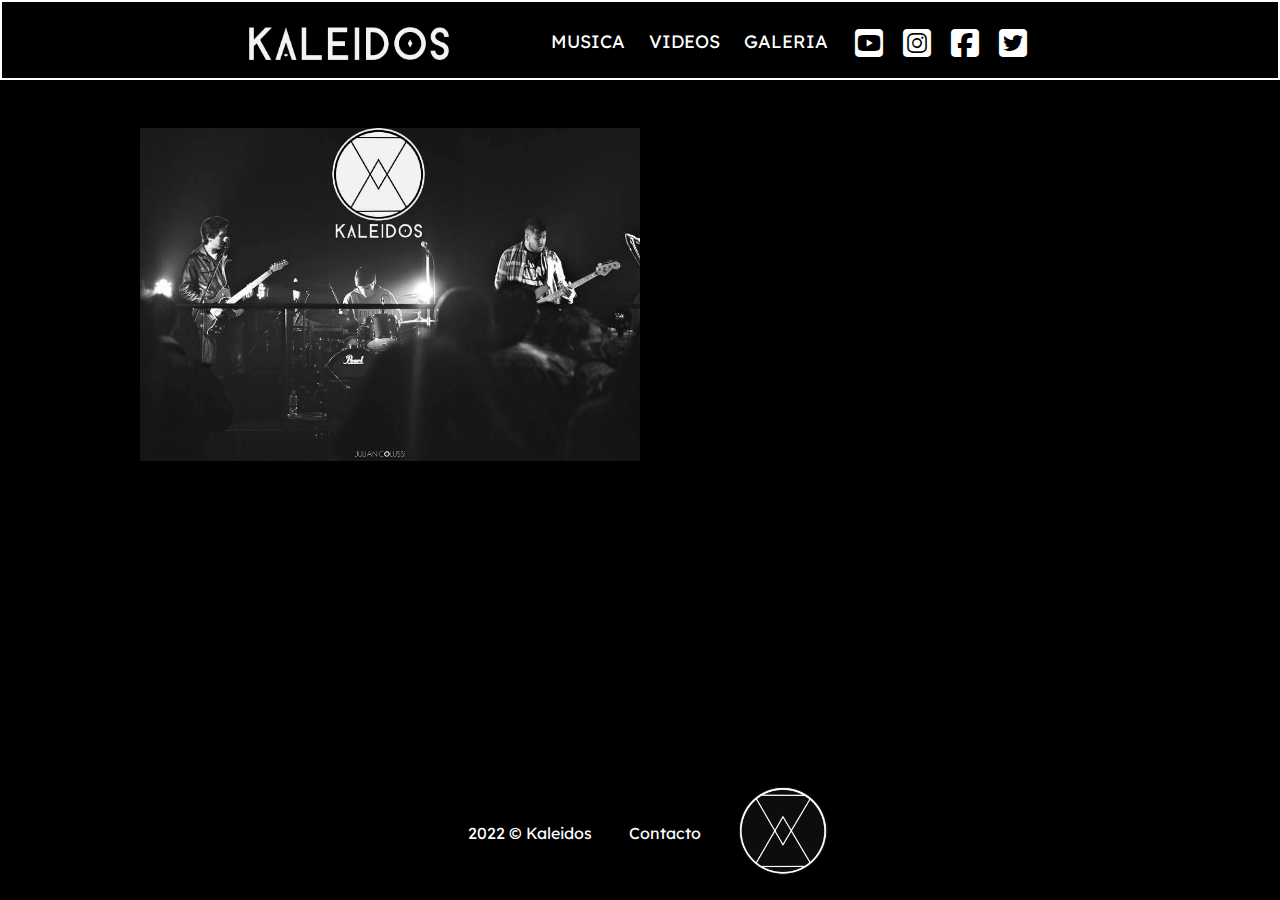
<file: index.html>
<!DOCTYPE html>
<html lang="en">
<head>
    <meta charset="UTF-8">
    <meta http-equiv="X-UA-Compatible" content="IE=edge">
    <meta name="viewport" content="width=device-width, initial-scale=1.0">
    <link rel="stylesheet" href="all.css">
    <link rel="stylesheet" href="https://cdnjs.cloudflare.com/ajax/libs/font-awesome/6.2.0/css/all.min.css">
    <link rel="stylesheet" href="https://fonts.googleapis.com/css?family=Lexend">
    
    <script defer src="index.js"></script>
    <title>Kaleidos Official Website</title>
</head>
<body>
    <div class="header"><header>
        <nav class="nav">
            <div class="logo_name"><img  src="Logo_nombre.png" alt="logo"></div>
            <button class="nav-toggle">
                <i class="fa-solid fa-bars"></i>
            </button>
            <ul class="nav-menu nav-menu_visible">
                <li class="nav-menu-item"><a href="#" class="nav-menu-link nav-link">Musica</a></li>
                <li class="nav-menu-item"><a href="#" class="nav-menu-link nav-link">Videos</a></li>
                <li class="nav-menu-item"><a href="#" class="nav-menu-link nav-link">Galeria</a></li>
                <li class="nav-menu-item"> &nbsp; <a href="https://www.youtube.com/c/Kaleidosgram"><i class="fa-brands fa-square-youtube nav-link-icons"></i></a>&nbsp;
                    <a href="https://www.instagram.com/kaleidosgram/?__coig_restricted=1"><i class="fa-brands fa-square-instagram nav-link-icons"></i></a>&nbsp;
                    <a href="https://www.facebook.com/kaleidosgram"><i class="fa-brands fa-square-facebook nav-link-icons"></i></a>&nbsp;
                    <a href="https://twitter.com/kaleidosgram"><i class="fa-brands fa-square-twitter nav-link-icons"></i></a>&nbsp;&nbsp;</li>
            </ul>  </nav>
    </div>
    <div class="middle">
        <img class="picture" src="Foto_main.jpg" alt="Foto_main" width="500px"> 
        <iframe class="iframe" style="border-radius:12px" src="https://open.spotify.com/embed/playlist/56MOab7jxYkNZIxlVpAAeB?utm_source=generator&theme=0" width="500px" height="330" frameBorder="0" allowfullscreen="" allow="autoplay; clipboard-write; encrypted-media; fullscreen; picture-in-picture" loading="lazy"></iframe>
    </div>


        <footer class="footer">
            <li>2022 © Kaleidos</li>
            <li><a href="contacto.html">Contacto</a></li>
            <li><img src='Logo_pie.png' alt='logo_pie' width=90px height=90px></li>
        </footer>
    </div>
</body>
</html>
</file>
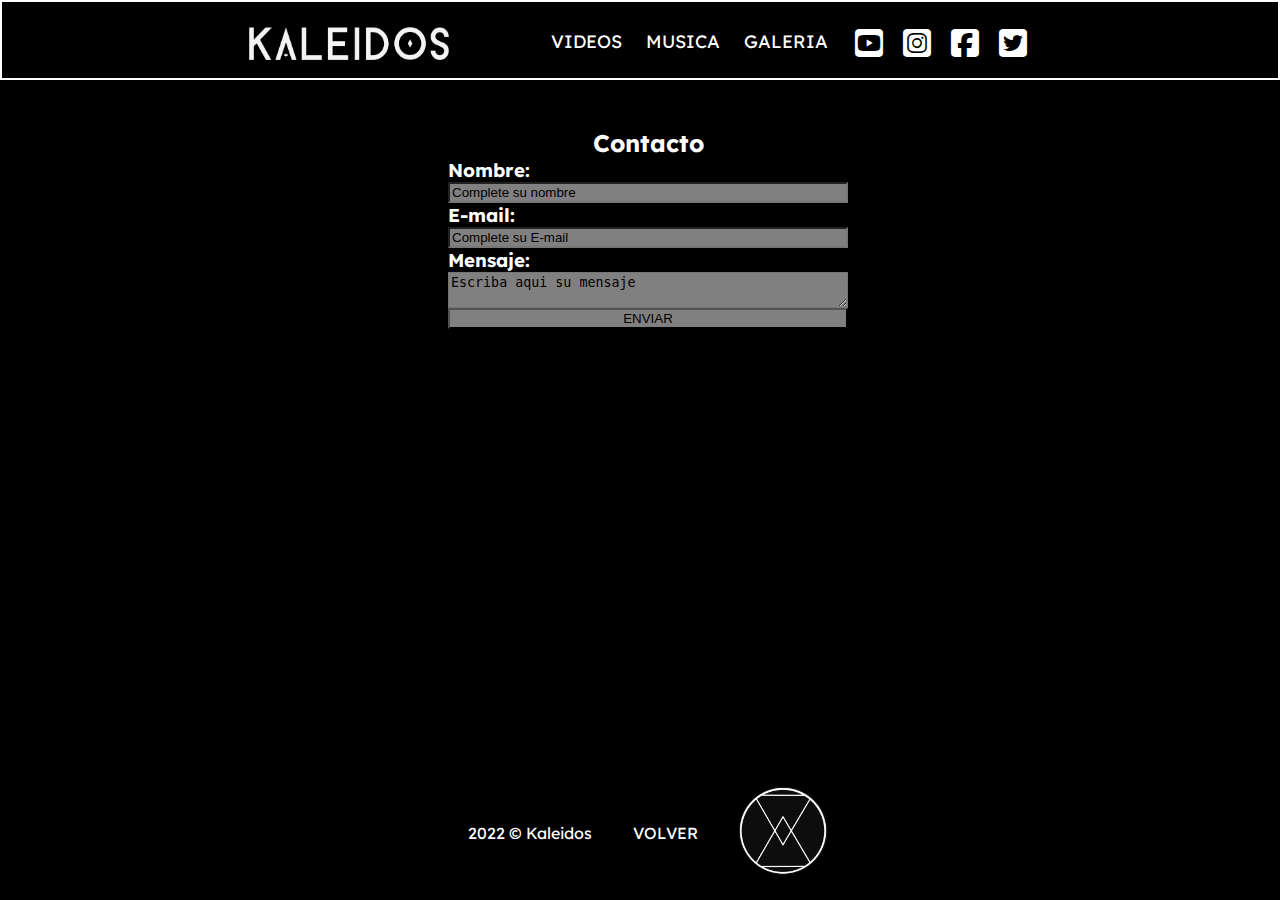
<file: contacto.html>
<!DOCTYPE html>
<html lang="en">
<head>
    <meta charset="UTF-8">
    <meta http-equiv="X-UA-Compatible" content="IE=edge">
    <link href="https://cdn.jsdelivr.net/npm/bootstrap@5.2.3/dist/css/bootstrap.min.css" rel="stylesheet" integrity="sha384-rbsA2VBKQhggwzxH7pPCaAqO46MgnOM80zW1RWuH61DGLwZJEdK2Kadq2F9CUG65" crossorigin="anonymous">
    <meta name="viewport" content="width=device-width, initial-scale=1.0">
    <link rel="stylesheet" href="all.css">
    <link rel="stylesheet" href="https://cdnjs.cloudflare.com/ajax/libs/font-awesome/6.2.0/css/all.min.css">
    <link rel="stylesheet" href="https://fonts.googleapis.com/css?family=Lexend">
    <link rel="shortcut icon" href="Logo_pie.png">
    <script defer src="index.js"></script>
    <title>Kaleidos Official Website</title>
</head>
<body>
    <div class="header"><header>
        <nav class="nav">
            <div class="logo_name"><img  src="Logo_nombre.png" alt="logo"></div>
            <button class="nav-toggle">
                <i class="fa-solid fa-bars"></i>
            </button>
            <ul class="nav-menu nav-menu_visible">
                <li class="nav-menu-item"><a href="videos.html" class="nav-menu-link nav-link">Videos</a></li>
                <li class="nav-menu-item"><a href="musica.html" class="nav-menu-link nav-link">Musica</a></li>
                <li class="nav-menu-item"><a href="galeria.html" class="nav-menu-link nav-link">Galeria</a></li>
                <li class="nav-menu-item"> &nbsp; <a href="https://www.youtube.com/c/Kaleidosgram"><i class="fa-brands fa-square-youtube nav-link-icons"></i></a>&nbsp;
                    <a href="https://www.instagram.com/kaleidosgram/?__coig_restricted=1"><i class="fa-brands fa-square-instagram nav-link-icons"></i></a>&nbsp;
                    <a href="https://www.facebook.com/kaleidosgram"><i class="fa-brands fa-square-facebook nav-link-icons"></i></a>&nbsp;
                    <a href="https://twitter.com/kaleidosgram"><i class="fa-brands fa-square-twitter nav-link-icons"></i></a>&nbsp;&nbsp;</li>
            </ul>  </nav>
    </div>
    
    <form action="">
        <h2 class="formtitle">Contacto</h2>
        <h3>Nombre:</h3>
        <input type="text" name="Nombre" placeholder="Complete su nombre">
        <h3>E-mail:</h3>
        <input type="text" name="E-mail" placeholder="Complete su E-mail">
        <h3>Mensaje:</h3>
        <textarea name="Mensaje" placeholder="Escriba aqui su mensaje"></textarea>  
        <input type="button" value="ENVIAR" id="boton">
    </form>

        <div class="footer">
            <li>2022 © Kaleidos</li>
            <li><a href="index.html">VOLVER</a></li>
            <li><img src='Logo_pie.png' alt='logo_pie' width=90px height=90px></li>
        </div>
        <script src="https://cdn.jsdelivr.net/npm/@popperjs/core@2.11.6/dist/umd/popper.min.js" integrity="sha384-oBqDVmMz9ATKxIep9tiCxS/Z9fNfEXiDAYTujMAeBAsjFuCZSmKbSSUnQlmh/jp3" crossorigin="anonymous"></script>
        <script src="https://cdn.jsdelivr.net/npm/bootstrap@5.2.3/dist/js/bootstrap.min.js" integrity="sha384-cuYeSxntonz0PPNlHhBs68uyIAVpIIOZZ5JqeqvYYIcEL727kskC66kF92t6Xl2V" crossorigin="anonymous"></script>
</body>
</html>
</file>
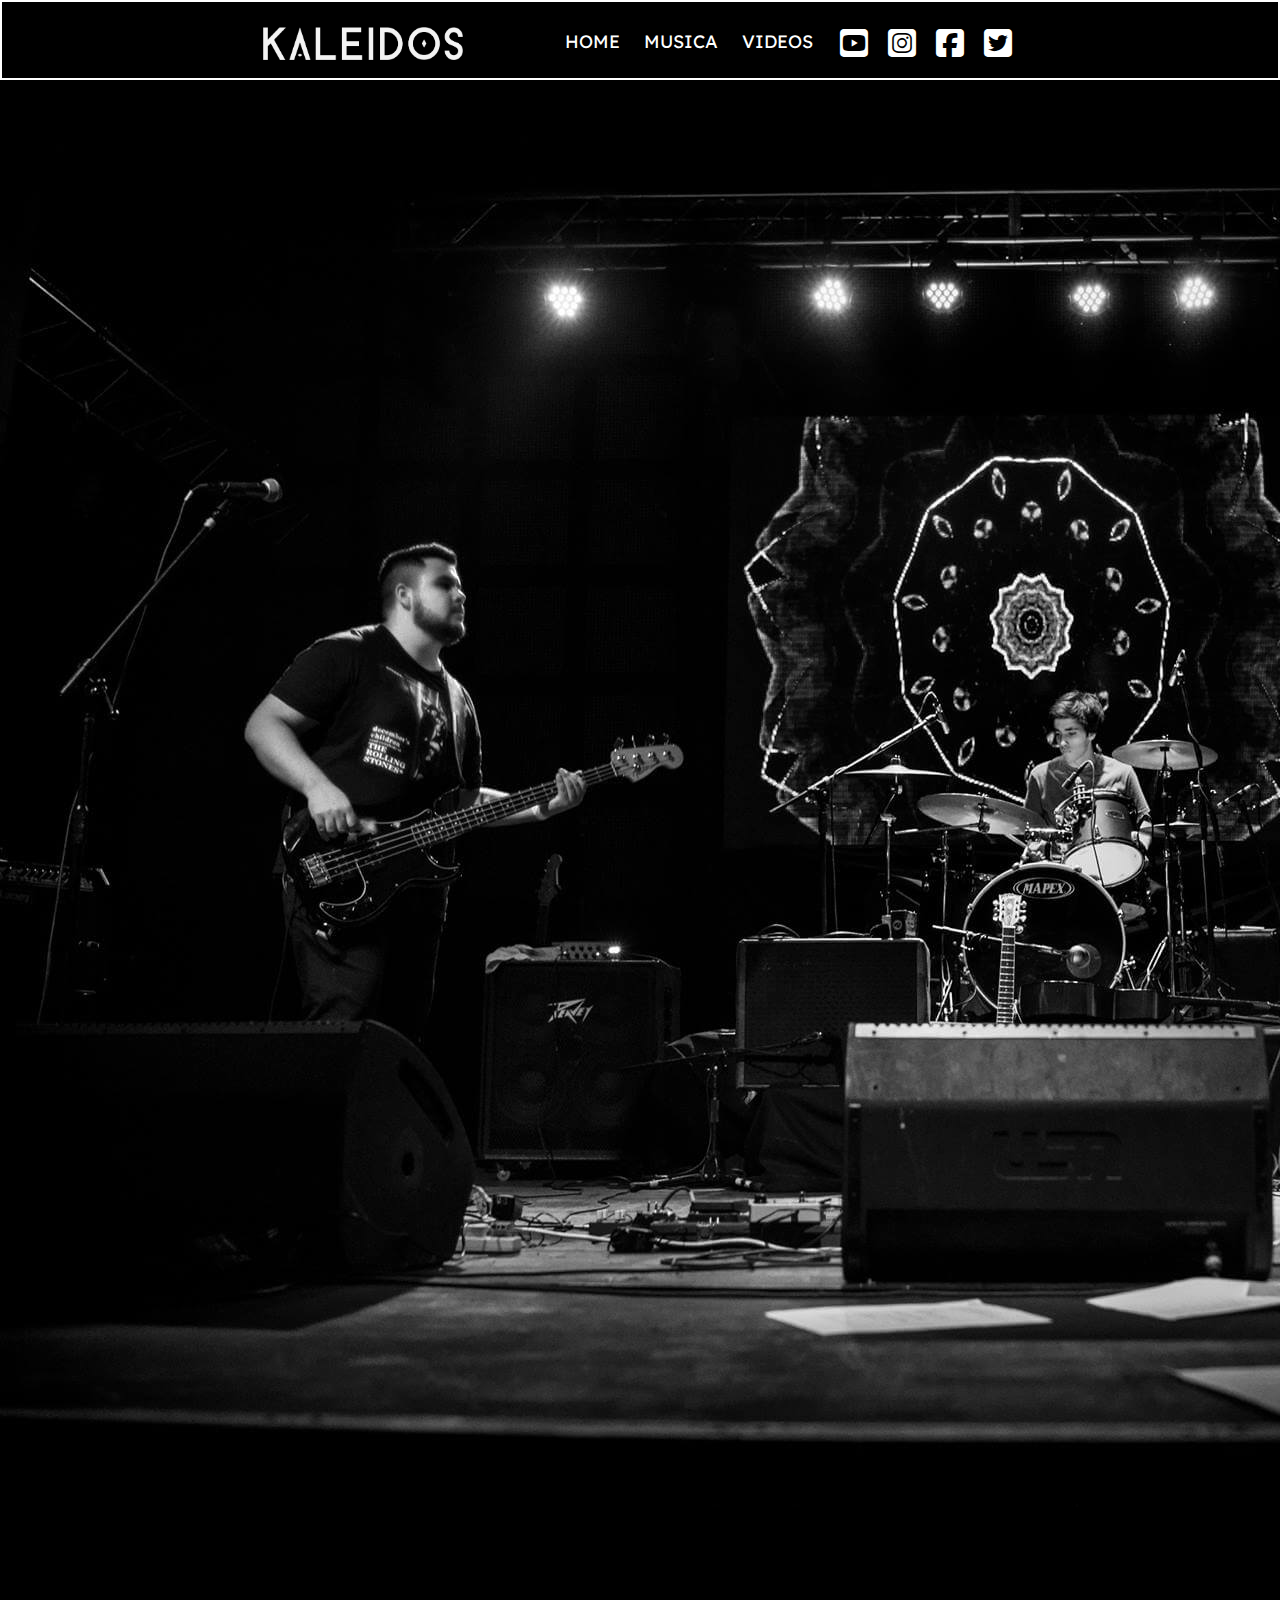
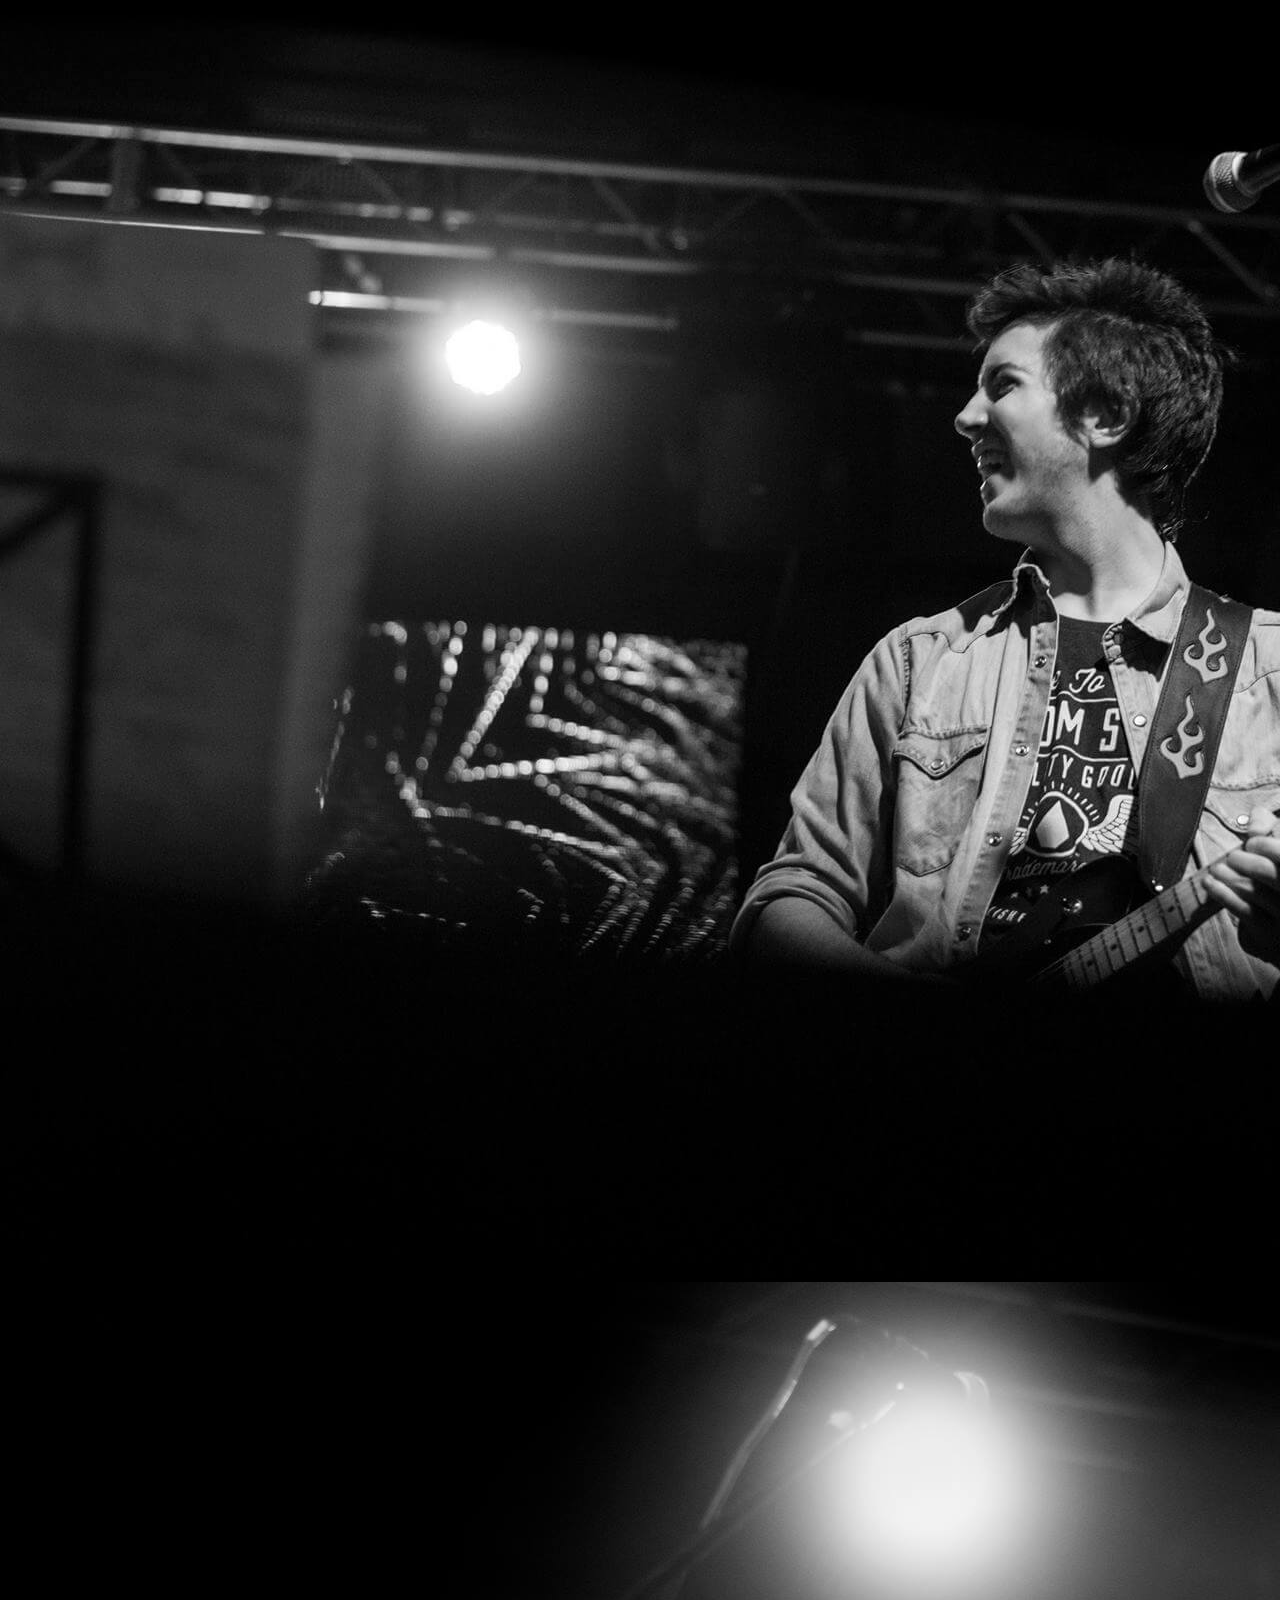
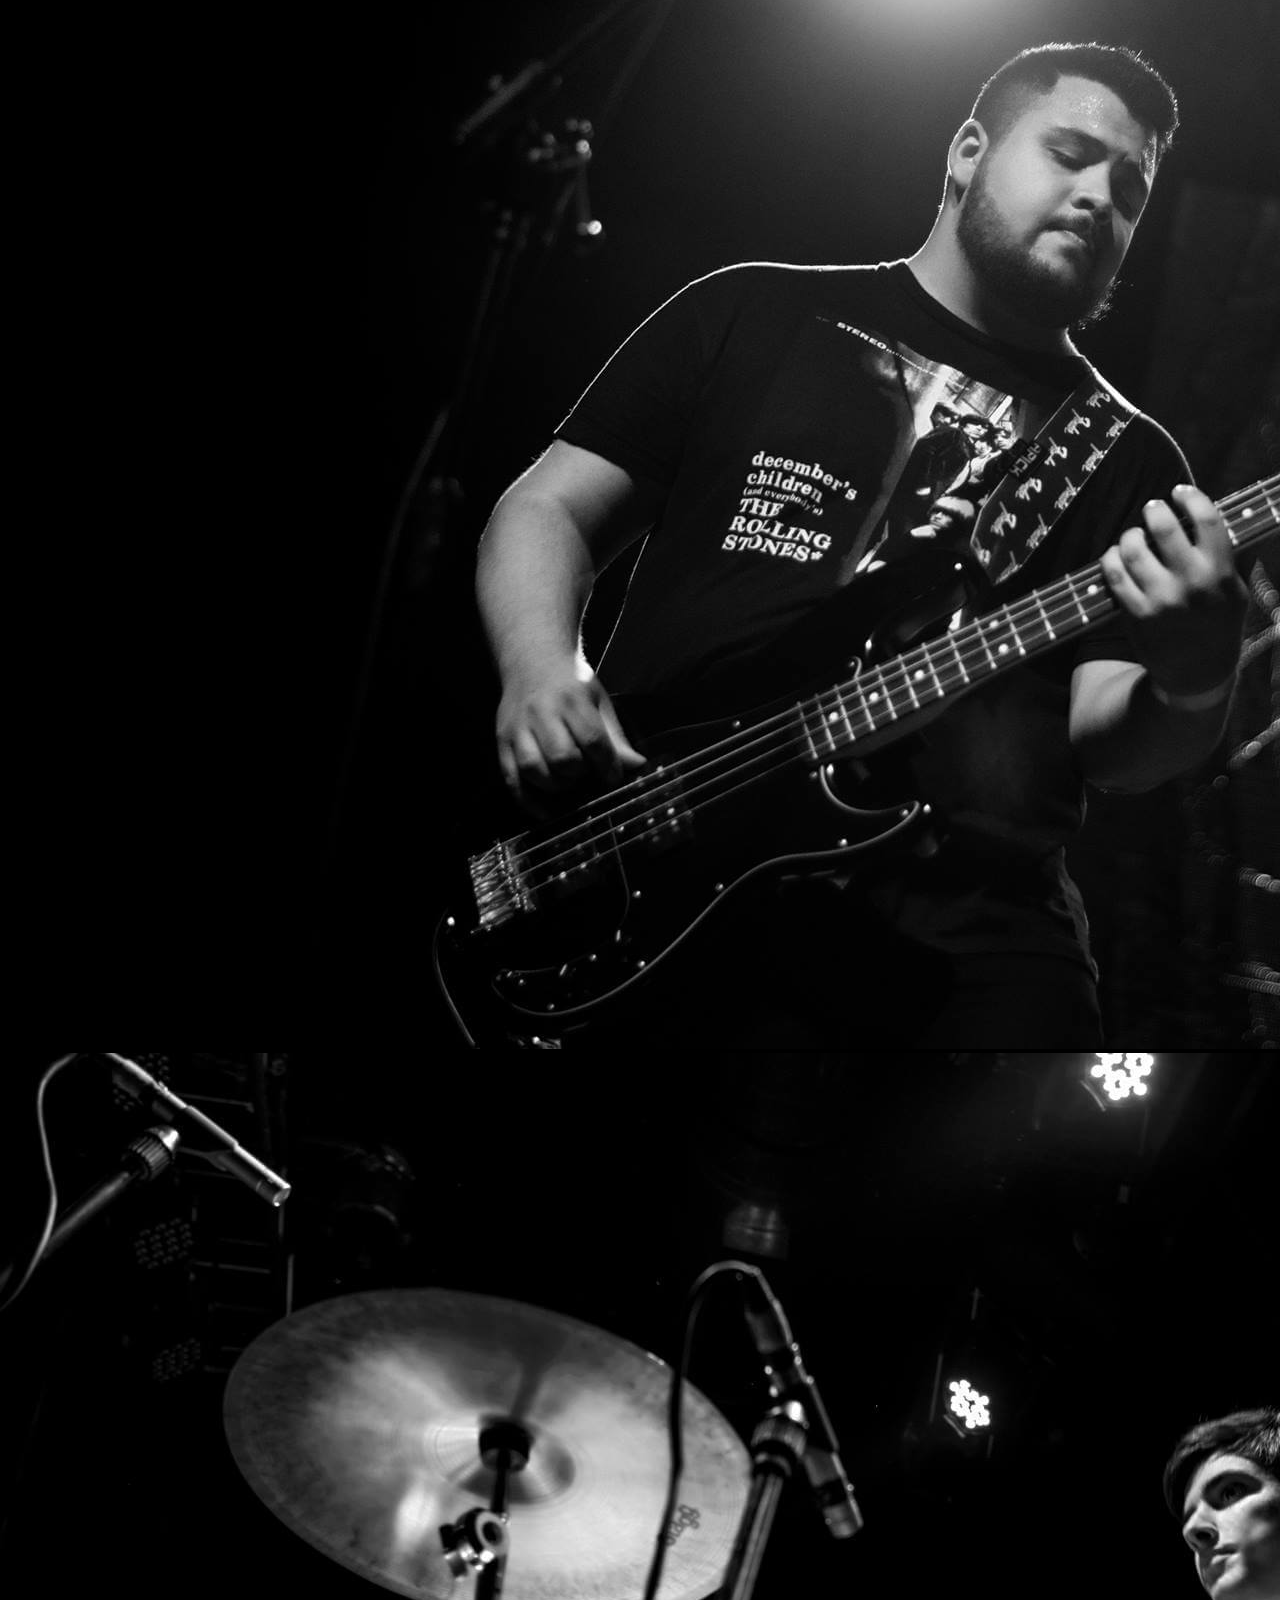
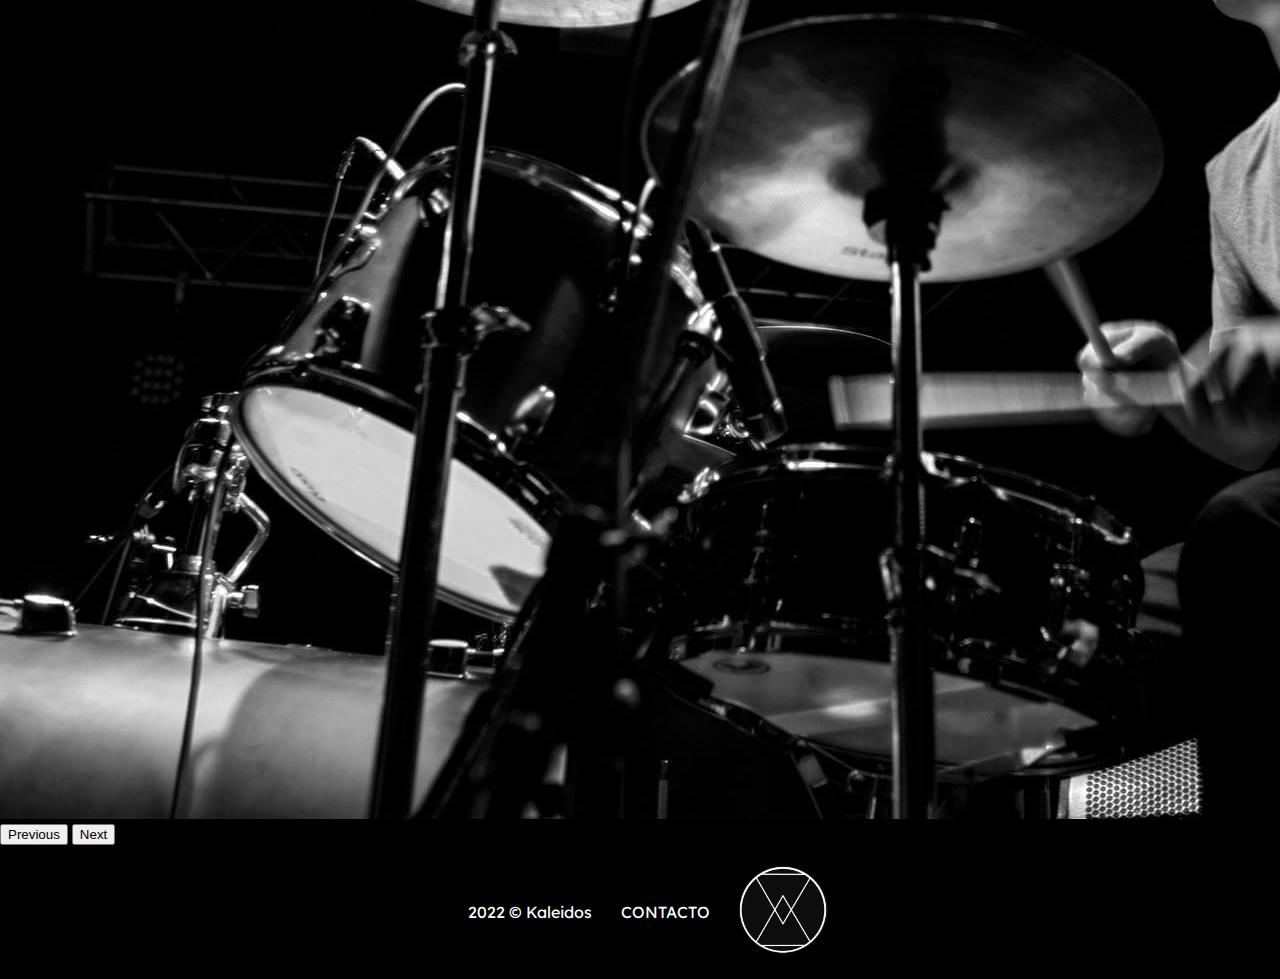
<file: galeria.html>
<!DOCTYPE html>
<html lang="en">
<head>
    <meta charset="UTF-8">
    <meta http-equiv="X-UA-Compatible" content="IE=edge">
    <link href="https://cdn.jsdelivr.net/npm/bootstrap@5.2.3/dist/css/bootstrap.min.css" rel="stylesheet" integrity="sha384-rbsA2VBKQhggwzxH7pPCaAqO46MgnOM80zW1RWuH61DGLwZJEdK2Kadq2F9CUG65" crossorigin="anonymous">
    <meta name="viewport" content="width=device-width, initial-scale=1.0">
    <link rel="stylesheet" href="all.css">
    <link rel="stylesheet" href="https://cdnjs.cloudflare.com/ajax/libs/font-awesome/6.2.0/css/all.min.css">
    <link rel="stylesheet" href="https://fonts.googleapis.com/css?family=Lexend">
    <link rel="shortcut icon" href="Logo_pie.png">
    <script defer src="index.js"></script>
    <title>Kaleidos Official Website</title>
</head>
<body>
    <div class="header"><header>
        <nav class="nav">
            <div class="logo_name"><img  src="Logo_nombre.png" alt="logo"></div>

            <ul class="nav-menu nav-menu_visible">
                <li class="nav-menu-item"><a href="index.html" class="nav-menu-link nav-link">Home</a></li>
                <li class="nav-menu-item"><a href="musica.html" class="nav-menu-link nav-link">Musica</a></li>
                <li class="nav-menu-item"><a href="videos.html" class="nav-menu-link nav-link">Videos</a></li>
                <li class="nav-menu-item"> &nbsp; <a href="https://www.youtube.com/c/Kaleidosgram"><i class="fa-brands fa-square-youtube nav-link-icons"></i></a>&nbsp;
                    <a href="https://www.instagram.com/kaleidosgram/?__coig_restricted=1"><i class="fa-brands fa-square-instagram nav-link-icons"></i></a>&nbsp;
                    <a href="https://www.facebook.com/kaleidosgram"><i class="fa-brands fa-square-facebook nav-link-icons"></i></a>&nbsp;
                    <a href="https://twitter.com/kaleidosgram"><i class="fa-brands fa-square-twitter nav-link-icons"></i></a>&nbsp;&nbsp;</li>
            </ul>  </nav>
    </div>
    <div id="carouselExampleControls" class="carousel slide" data-bs-ride="carousel">
        <div class="carousel-inner">
          <div class="carousel-item active">
            <img src="gallery1.jpg" class="d-block w-100" alt="...">
          </div>
          <div class="carousel-item">
            <img src="gallery2.jpg" class="d-block w-100" alt="...">
          </div>
          <div class="carousel-item">
            <img src="gallery3.jpg" class="d-block w-100" alt="...">
          </div>
          <div class="carousel-item">
            <img src="gallery4.jpg" class="d-block w-100" alt="...">
          </div>
        
        </div>
        <button class="carousel-control-prev" type="button" data-bs-target="#carouselExampleControls" data-bs-slide="prev">
          <span class="carousel-control-prev-icon" aria-hidden="true"></span>
          <span class="visually-hidden">Previous</span>
        </button>
        <button class="carousel-control-next" type="button" data-bs-target="#carouselExampleControls" data-bs-slide="next">
          <span class="carousel-control-next-icon" aria-hidden="true"></span>
          <span class="visually-hidden">Next</span>
        </button>
      </div>

        <div class="footer">
            <li>2022 © Kaleidos</li>
            <li><a href="contacto.html">CONTACTO</a></li>
            <li><img src='Logo_pie.png' alt='logo_pie' width=90px height=90px></li>
        </div>
        <script src="https://cdn.jsdelivr.net/npm/@popperjs/core@2.11.6/dist/umd/popper.min.js" integrity="sha384-oBqDVmMz9ATKxIep9tiCxS/Z9fNfEXiDAYTujMAeBAsjFuCZSmKbSSUnQlmh/jp3" crossorigin="anonymous"></script>
        <script src="https://cdn.jsdelivr.net/npm/bootstrap@5.2.3/dist/js/bootstrap.min.js" integrity="sha384-cuYeSxntonz0PPNlHhBs68uyIAVpIIOZZ5JqeqvYYIcEL727kskC66kF92t6Xl2V" crossorigin="anonymous"></script>
</body>
</html>
</file>
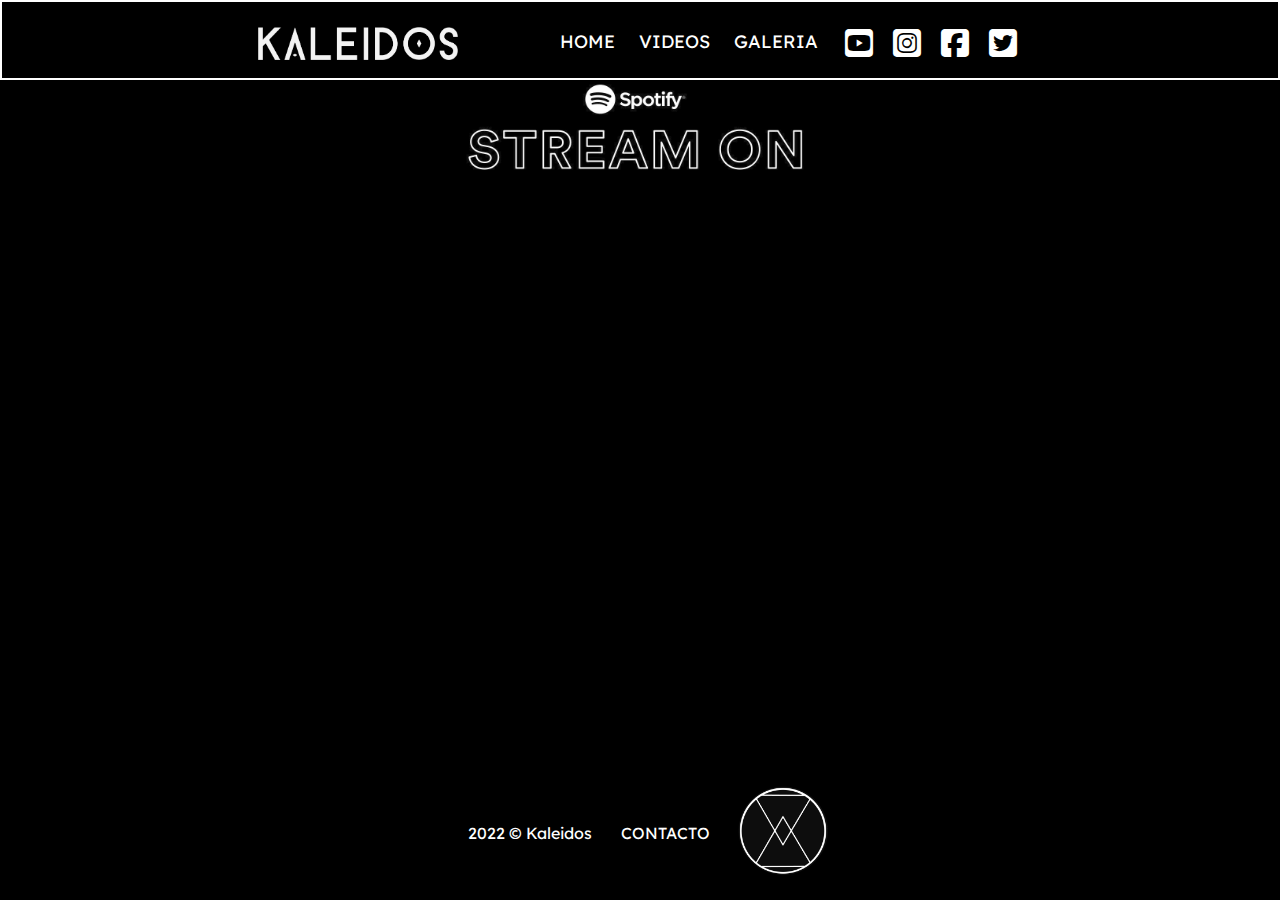
<file: musica.html>
<!DOCTYPE html>
<html lang="en">
<head>
    <meta charset="UTF-8">
    <meta http-equiv="X-UA-Compatible" content="IE=edge">
    <meta name="viewport" content="width=device-width, initial-scale=1.0">
    <link href="https://cdn.jsdelivr.net/npm/bootstrap@5.2.3/dist/css/bootstrap.min.css" rel="stylesheet" integrity="sha384-rbsA2VBKQhggwzxH7pPCaAqO46MgnOM80zW1RWuH61DGLwZJEdK2Kadq2F9CUG65" crossorigin="anonymous">
    <link rel="stylesheet" href="all.css">
    <link rel="stylesheet" href="https://cdnjs.cloudflare.com/ajax/libs/font-awesome/6.2.0/css/all.min.css">
    <link rel="stylesheet" href="https://fonts.googleapis.com/css?family=Lexend">
    <link rel="shortcut icon" href="Logo_pie.png">
    <script defer src="index.js"></script>
    <title>Kaleidos Official Website</title>
</head>
<body>
    <div class="header"><header>
        <nav class="nav">
            <div class="logo_name"><img  src="Logo_nombre.png" alt="logo"></div>
            <button class="nav-toggle">
                <i class="fa-solid fa-bars"></i>
            </button>
            <ul class="nav-menu nav-menu_visible">
                <li class="nav-menu-item"><a href="index.html" class="nav-menu-link nav-link">Home</a></li>
                <li class="nav-menu-item"><a href="videos.html" class="nav-menu-link nav-link">Videos</a></li>
                <li class="nav-menu-item"><a href="galeria.html" class="nav-menu-link nav-link">Galeria</a></li>
                <li class="nav-menu-item"> &nbsp; <a href="https://www.youtube.com/c/Kaleidosgram"><i class="fa-brands fa-square-youtube nav-link-icons"></i></a>&nbsp;
                    <a href="https://www.instagram.com/kaleidosgram/?__coig_restricted=1"><i class="fa-brands fa-square-instagram nav-link-icons"></i></a>&nbsp;
                    <a href="https://www.facebook.com/kaleidosgram"><i class="fa-brands fa-square-facebook nav-link-icons"></i></a>&nbsp;
                    <a href="https://twitter.com/kaleidosgram"><i class="fa-brands fa-square-twitter nav-link-icons"></i></a>&nbsp;&nbsp;</li>
            </ul>  </nav>
    </div>
    <div class="spotifyBanner"><img src="Spotify_Banner.png" alt="spotify_banner" width="400" height="125px" ></div>
    
    <div class="tracklistPlayer">
            <span><iframe style="border-radius:12px" src="https://open.spotify.com/embed/album/6xpMI8tVsKgdLfr9ZnbgYq?utm_source=generator" width="300" height="80" frameBorder="0" allowfullscreen="" allow="autoplay; clipboard-write; encrypted-media; fullscreen; picture-in-picture" loading="lazy"></iframe></span>
            <span><iframe style="border-radius:12px" src="https://open.spotify.com/embed/track/12B3jB4SfyJm3xETsNCpiI?utm_source=generator" width="300" height="80" frameBorder="0" allowfullscreen="" allow="autoplay; clipboard-write; encrypted-media; fullscreen; picture-in-picture" loading="lazy"></iframe></span>
            <span><iframe style="border-radius:12px" src="https://open.spotify.com/embed/track/4vdyC09acjCcWhvw593K7V?utm_source=generator" width="300" height="80" frameBorder="0" allowfullscreen="" allow="autoplay; clipboard-write; encrypted-media; fullscreen; picture-in-picture" loading="lazy"></iframe></span>
            <span><iframe style="border-radius:12px" src="https://open.spotify.com/embed/album/0LeLFVAsl7PdfrxMPvZte7?utm_source=generator" width="300" height="80" frameBorder="0" allowfullscreen="" allow="autoplay; clipboard-write; encrypted-media; fullscreen; picture-in-picture" loading="lazy"></iframe></span>
    </div>

        <footer class="footer">
            <li>2022 © Kaleidos</li>
            <li><a href="contacto.html">CONTACTO</a></li>
            <li><img src='Logo_pie.png' alt='logo_pie' width=90px height=90px></li>
        </footer>
        <script src="https://cdn.jsdelivr.net/npm/@popperjs/core@2.11.6/dist/umd/popper.min.js" integrity="sha384-oBqDVmMz9ATKxIep9tiCxS/Z9fNfEXiDAYTujMAeBAsjFuCZSmKbSSUnQlmh/jp3" crossorigin="anonymous"></script>
        <script src="https://cdn.jsdelivr.net/npm/bootstrap@5.2.3/dist/js/bootstrap.min.js" integrity="sha384-cuYeSxntonz0PPNlHhBs68uyIAVpIIOZZ5JqeqvYYIcEL727kskC66kF92t6Xl2V" crossorigin="anonymous"></script>
 
</body>
</html>
</file>
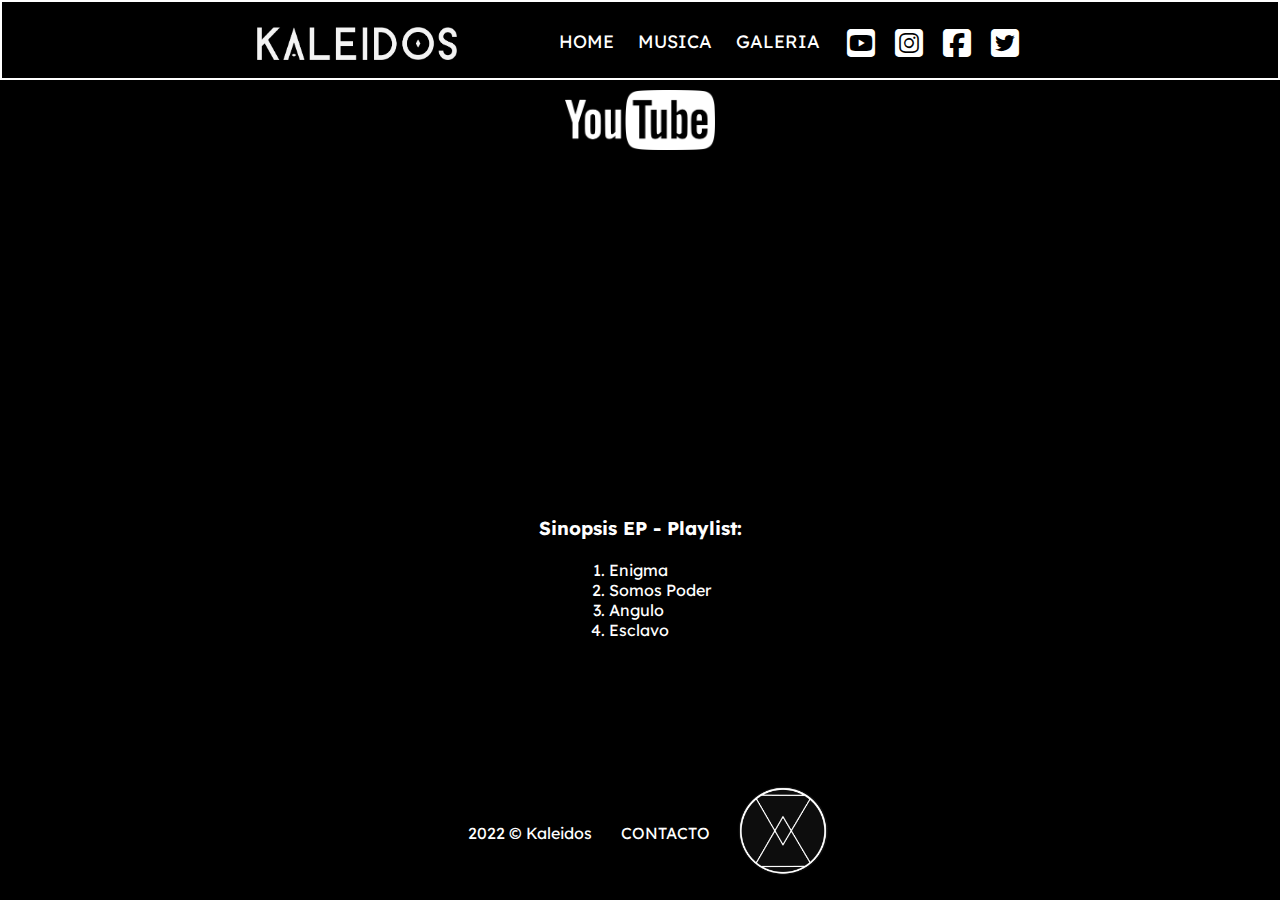
<file: videos.html>
<!DOCTYPE html>
<html lang="en">
<head>
    <meta charset="UTF-8">
    <meta http-equiv="X-UA-Compatible" content="IE=edge">
    <link href="https://cdn.jsdelivr.net/npm/bootstrap@5.2.3/dist/css/bootstrap.min.css" rel="stylesheet" integrity="sha384-rbsA2VBKQhggwzxH7pPCaAqO46MgnOM80zW1RWuH61DGLwZJEdK2Kadq2F9CUG65" crossorigin="anonymous">
    <meta name="viewport" content="width=device-width, initial-scale=1.0">
    <link rel="stylesheet" href="all.css">
    <link rel="stylesheet" href="https://cdnjs.cloudflare.com/ajax/libs/font-awesome/6.2.0/css/all.min.css">
    <link rel="stylesheet" href="https://fonts.googleapis.com/css?family=Lexend">
    <link rel="shortcut icon" href="Logo_pie.png">
    <script defer src="index.js"></script>
    <title>Kaleidos Official Website</title>
</head>
<body>
    <div class="header"><header>
        <nav class="nav">
            <div class="logo_name"><img  src="Logo_nombre.png" alt="logo"></div>
            <button class="nav-toggle">
                <i class="fa-solid fa-bars"></i>
            </button>
            <ul class="nav-menu nav-menu_visible">
                <li class="nav-menu-item"><a href="index.html" class="nav-menu-link nav-link">Home</a></li>
                <li class="nav-menu-item"><a href="musica.html" class="nav-menu-link nav-link">Musica</a></li>
                <li class="nav-menu-item"><a href="galeria.html" class="nav-menu-link nav-link">Galeria</a></li>
                <li class="nav-menu-item"> &nbsp; <a href="https://www.youtube.com/c/Kaleidosgram"><i class="fa-brands fa-square-youtube nav-link-icons"></i></a>&nbsp;
                    <a href="https://www.instagram.com/kaleidosgram/?__coig_restricted=1"><i class="fa-brands fa-square-instagram nav-link-icons"></i></a>&nbsp;
                    <a href="https://www.facebook.com/kaleidosgram"><i class="fa-brands fa-square-facebook nav-link-icons"></i></a>&nbsp;
                    <a href="https://twitter.com/kaleidosgram"><i class="fa-brands fa-square-twitter nav-link-icons"></i></a>&nbsp;&nbsp;</li>
            </ul>  </nav>
    </div>
    <div class="youtubeBanner"><img src="Youtube_banner.png" alt="spotify_banner" width="150px" height="60px" ></div>
    

    <div class="youtubePlayer">
        <iframe width="560" height="315" src="https://www.youtube.com/embed/videoseries?list=PL_qu-HQwmcvEdDTMHc4ol8FlHYufIag01" title="YouTube video player" frameborder="0" allow="accelerometer; autoplay; clipboard-write; encrypted-media; gyroscope; picture-in-picture" allowfullscreen></iframe>
    </div>
    
    <span class="tracklist"><p><h3>Sinopsis EP - Playlist:</h3>
        <br>
        <ol><li>Enigma</li>
            <li>Somos Poder</li>
            <li>Angulo</li>
            <li>Esclavo</li></ol>
        </p></span>


        <div class="footer" id="footermain">
            <li>2022 © Kaleidos</li>
            <li><a href="contacto.html">CONTACTO</a></li>
            <li><img src='Logo_pie.png' alt='logo_pie' width=90px height=90px></li>
        </div>
        <script src="https://cdn.jsdelivr.net/npm/@popperjs/core@2.11.6/dist/umd/popper.min.js" integrity="sha384-oBqDVmMz9ATKxIep9tiCxS/Z9fNfEXiDAYTujMAeBAsjFuCZSmKbSSUnQlmh/jp3" crossorigin="anonymous"></script>
        <script src="https://cdn.jsdelivr.net/npm/bootstrap@5.2.3/dist/js/bootstrap.min.js" integrity="sha384-cuYeSxntonz0PPNlHhBs68uyIAVpIIOZZ5JqeqvYYIcEL727kskC66kF92t6Xl2V" crossorigin="anonymous"></script>
</body>
</html>
</file>
<file: all.css>
*{margin:0;
    box-sizing: border-box;}
    
    body{font-family: sans-serif;
    background-color: black;
    color: white;
    font-family: "Lexend", sans-serif ;
    overflow-x: auto;
    overflow-y: auto; 
    min-height: 100vh;
    display: flex;
    flex-direction:column;}
    
    .header{background-color: black;
    color: white;
    border: 2px;
    border-style: solid;
    height: 80px;
    position: fixed;
    width: 100%;
    top: 0;
    left:0;
}
    
    .nav{display: flex;
    justify-content:center;
    max-width: 992px;
    margin: 0 auto;}
    
    .nav-link{color: white;
    text-decoration: none;}
    
    .nav-link-icons{color: white;
        text-decoration: none;
    font-size: xx-large;
    padding: 0 5px;
    margin-top: 25px;}
        
    
    .logo_name img{width: 300px;
        height: 33px;
    font-weight: bold;
    padding: 0 50px;
    margin-top: 25px;
    line-height: 80px;}
    
    .nav-menu{display: flex;
    margin-right: 40px;
    list-style: none;}
    
    .nav-menu-item{font-size: 18px;
    margin: 0 2 px;
    line-height: 80px;
    text-transform: uppercase;
    width: max-content;}
    
    .nav-menu-link{padding: 8px 12px;
    border-radius: 3px;}
    .nav-menu-link:hover{
        color: grey;
    transition: 0.5s;}
    .nav-link-icons:hover{color: grey;
        transition: 0.5s;}
    .footer a:hover{background-color: grey;
        color: black;
        transition: 0.5s;
    border-radius: 3px;
    max-width: 60px;}
    
    .nav-toggle{color: white;
    background: none;
    border: none;
    font-size: 30px;
    padding: 0 20px;
    line-height: 60px;
    display: none;
    cursor: pointer;
    }
    
    .middle{display: flex;
    justify-content: center;
    align-items: center;
    margin-top: 10%;}
    
    .slide{margin-top: 10%;}
    .slide img{height: fit-content;}

    .spotifyBanner{
    display: flex;
    justify-content: center;
    align-items: center;
    margin-top: 5%;}
    
    .youtubeBanner{
    display: flex;
    justify-content: center;
    align-items: center;
    margin-top: 7%;}
    
    .youtubePlayer{display: flex;
        justify-content: center;
        align-items: center;
        flex-direction: column;
        width: 100%;}

    .tracklist{text-decoration: none;
    list-style:none;
    display: flex;
    justify-content: center;
    align-items: center;
    flex-direction: column;
    margin-top: 4%;}
    
    .tracklistPlayer{
    display: flex;
    justify-content: space-between;
    align-items: center;
    margin-top: 5%;}
    
    form{margin-top: 10%;
    margin-left: 35%;
    width: 400px;
    display: flex;
    flex-direction: column;
    justify-content: center;
    }

    .formtitle{text-align: center;}
    input,textarea{background-color: grey;}
    ::placeholder{color: black;}

    .footer{display: flex;
        margin-top: auto;
        margin-left: 35%;
        margin-right: 35%;
        min-width: 400px;
        justify-content: space-between;
        align-items: center;
        list-style: none;
        text-decoration: none; 
        padding: 20px;}
        .footer a{text-decoration: none;
        color: white;}    

    @media (max-width:668px){
            body{padding-top: 70px;}
            .header{background-color: black;
            height: 60px;
            position: fixed;
            width: 100%;
            top: 0;
            left:0;}
            .nav{justify-content: center;}
            .logo img{display: block;
                align-items: center;
            justify-content: center;}

            .nav-link-icons{color: white;
            text-decoration: none;
            font-size: xx-large;
            padding: 0 5px;}
                
        .logo_name img{ margin-top: 10px;
                        }

            .nav-menu{
            flex-direction: column;
            align-items: center;
            margin-right: 0;
            list-style: none;
            background-color: rgb(49, 46, 46);
            position: fixed;
            left: 0;
            top: 60px;
            width:100%;
            padding: 0;
            overflow-y: auto;
            left: 100%;
            transition:left 0.3s;
            }
            
            .nav-menu-item{font-size: 18px;
            margin: 0 10px;
            line-height: 70px;
            text-transform: uppercase;
            width: max-content;}
            
            .nav-menu-link{padding: 8px 12px;
            border-radius: 3px;}
            .nav-menu-link, .nav-link-icons:hover{background: none;
            color: darkgray;
            transition: 0.5s;}
           
            .nav-toggle{display: block;}
            .nav-menu_visible{left: 0;}
            .middle{flex-direction: column;
            margin-top: 0%;
            margin-left: 1.5%;
            width:fit-content ;
            align-items: center;
            justify-content: center;}
        
            .footer{display: flex;
                position: relative;
                bottom: auto;
                justify-content: space-between;
                align-items:center  ;
                height: 100px;
                width: 100%;
                margin-right: auto;
                margin-left: 12%;
                list-style: none;
                text-decoration: none; 
                margin-right: auto;
                margin-top: auto;}
                .footer a{text-decoration: none;
                color: white;}    
              .footer li{justify-content: center;}
              
              .tracklistPlayer, .spotifyBanner{
                justify-content: space-between;
                align-items: center;
                margin-top: 5%;
                flex-direction: column;
                margin-left: 12%;}
                .youtubeBanner,.youtubePlayer{margin-left: 22%;}

            .slide{display:flex;
            margin-top: 350px;}
            form{margin-top: 10%;
                margin-left: 12%;
                width: 400px;
                display: flex;
                flex-direction: column;
                justify-content: center;
                }
            }
</file>
